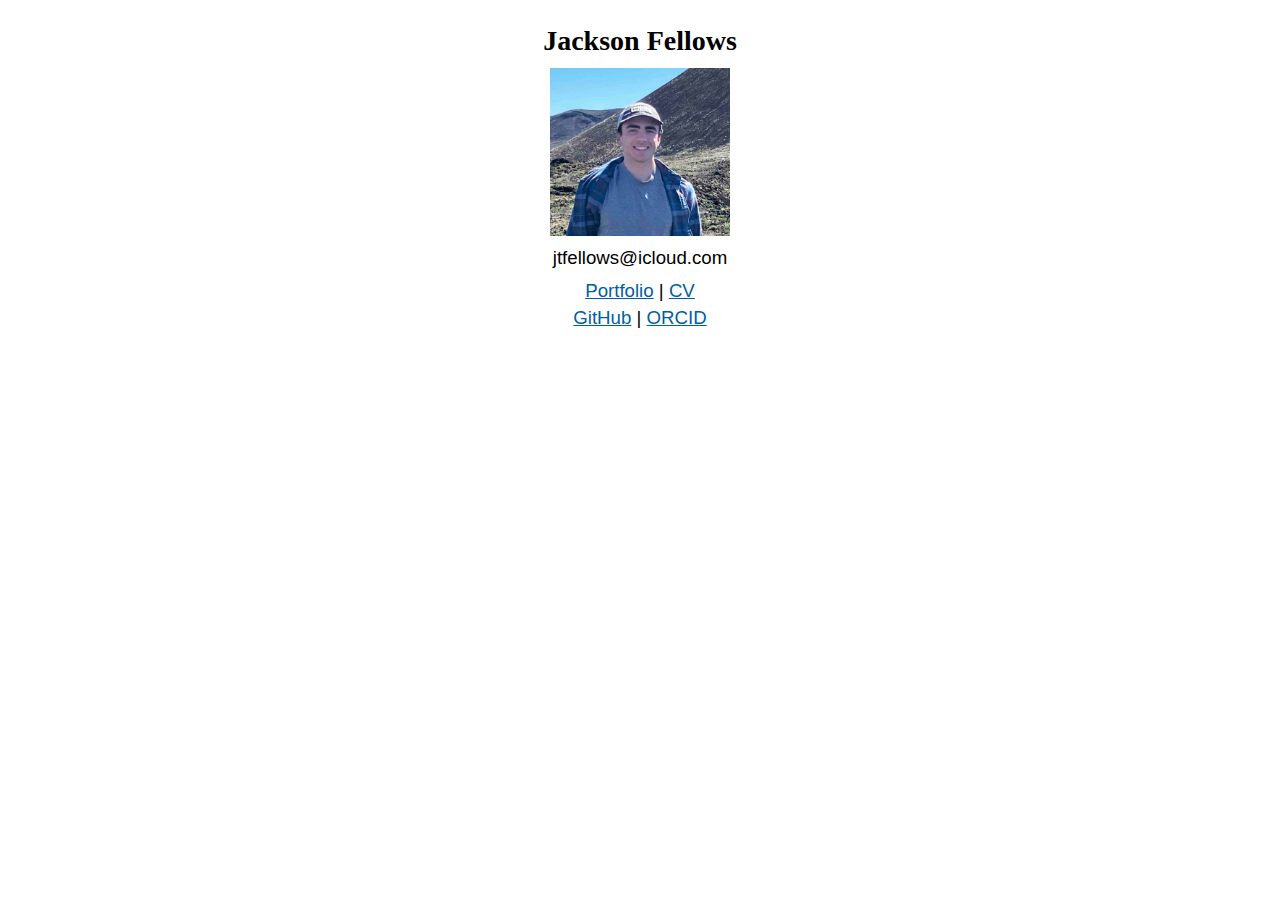
<file: index.html>
<meta charset="UTF-8">
<meta name="viewport" content="width=device-width, initial-scale=1" />

<head>
    <link rel="stylesheet" href="style.css">
    <style>
        #name {
            font-size: 1.5em;
            font-family: "Palatino", serif;
        }

        .item {
            margin: 0.6em;
            margin-block-end: 0.4em;
        }

        .profile-container {
            text-align: center;
            max-width: 300px;
            display: grid;
            grid-template-rows: max-content 1fr;
            height: 100%;
            grid-row-gap: 40px;
        }

        /* GitHub activity section styles */
        .github-logo {
            vertical-align: middle;
            padding: 0 0px 5px 0;
            height: 20px;
            width: 20px;
        }

        .github-updates {
            text-align: left;
            padding: 10px;
            font-size: 12pt;
        }

        .github-updates-header {
            margin: 0 0 7px 0;
            font-style: italic;
        }

        .github-commit-item {
            margin: 0 0 7px 0;
        }

        .github-section {
            border-left: solid 2px black;
            padding-left: 7px;
        }

        .github-commit-link,
        .github-commit-link:visited,
        .github-commit-link:hover,
        .github-commit-link:active,
        .github-commit-link:focus {
            color: black;
            text-decoration: none;
        }

        .github-repo-name {
            font-weight: 600;
        }

        .github-commit-message {
            font-family: ui-monospace, SFMono-Regular, SF Mono, Menlo, Consolas, Liberation Mono, monospace;
            font-size: 90%;
        }

        /* Media query for smaller screens */
        @media (max-width: 440px) {
            .profile-container {
                width: 100vw;
                max-width: none;
            }

            .github-updates {
                padding-left: 0;
                padding-right: 0;
            }
        }

	.bars {
		max-width: 180px;
		margin-left: auto;
		margin-right: auto;
		margin-bottom: 0;
	}

	.bars > a {
		white-space: nowrap;
	}
    </style>
    <title>Jackson Fellows</title>
</head>

<body style="display: flex; justify-content: center;">
    <div id="box" class="profile-container">
        <div>
            <h2 class="item" id="name">Jackson Fellows</h2>
            <img src="head_low.jpg" width="180px">
            <p class="item">jtfellows@icloud.com</p>
	    <p class="item bars"><a href="portfolio.html">Portfolio</a> | <a href="cv.pdf">CV</a></p>
	    <p class="item bars" style="margin-top: 5px"><a href="https://github.com/jacksonfellows">GitHub</a> | <a href="https://orcid.org/0009-0006-1492-7634">ORCID</a></p>
        </div>
    </div>
    <script src="main.js"></script>
</body>
</file>
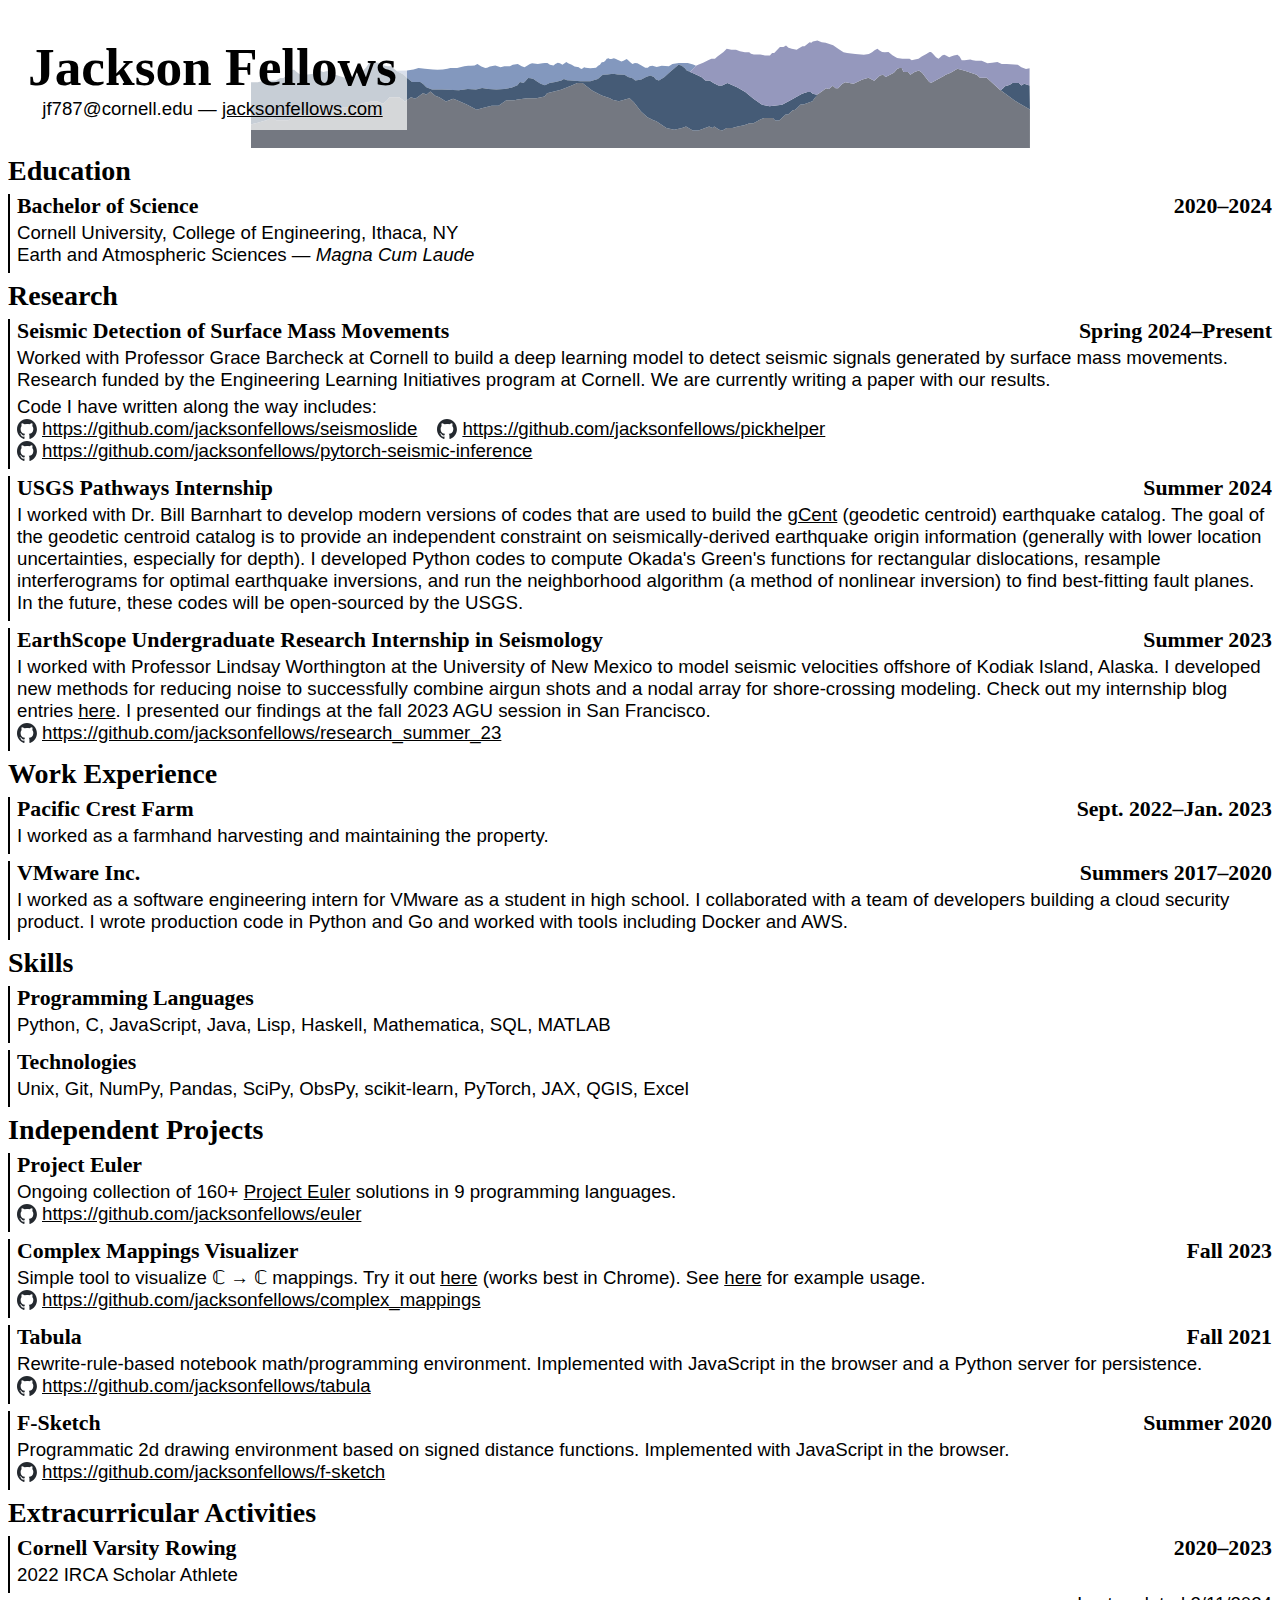
<file: cv.html>
<meta charset="UTF-8">
<head>
  <link rel="stylesheet" href="cv_style.css">
</head>
<body>
  <div class="header">
    <div style="width: fit-content; background-color: rgba(255, 255, 255, 0.7); padding: 10px; margin-left: 10px; height: fit-content; text-align: center;">
      <div class="name">Jackson Fellows</div>
      <div>jf787@cornell.edu &mdash; <a href="http://jacksonfellows.com">jacksonfellows.com</a></div>
    </div>
  </div>
  <h2>Education</h2>
  <div class="section">
    <h3>Bachelor of Science<span style="float: right;">2020&ndash;2024</span></h3>
    Cornell University, College of Engineering, Ithaca, NY
    <br>
    Earth and Atmospheric Sciences &mdash; <i>Magna Cum Laude</i>
  </div>
  <h2>Research</h2>
  <div class="section">
    <h3>Seismic Detection of Surface Mass Movements<span style="float: right;">Spring 2024&ndash;Present</span></h3>
    Worked with Professor Grace Barcheck at Cornell to build a deep learning model to detect seismic signals generated by surface mass movements.
    Research funded by the Engineering Learning Initiatives program at Cornell.
    We are currently writing a paper with our results.
    <div style="margin-top: 5px;">
      Code I have written along the way includes:
      <div style="display: flex; column-gap: 20px; flex-wrap: wrap;">
        <a href="https://github.com/jacksonfellows/seismoslide" style="display: flex; align-items: center;">
          <img src="github_logo.svg" height="20" width="20" style="padding: 0 5 0 0">https://github.com/jacksonfellows/seismoslide
        </a>
        <a href="https://github.com/jacksonfellows/pickhelper" style="display: flex; align-items: center;">
          <img src="github_logo.svg" height="20" width="20" style="padding: 0 5 0 0">https://github.com/jacksonfellows/pickhelper
        </a>
        <a href="https://github.com/jacksonfellows/pytorch-seismic-inference" style="display: flex; align-items: center;">
          <img src="github_logo.svg" height="20" width="20" style="padding: 0 5 0 0">https://github.com/jacksonfellows/pytorch-seismic-inference
        </a>
      </div>
    </div>
  </div>
  <div class="section">
    <h3>USGS Pathways Internship<span style="float: right;">Summer 2024</span></h3>
    I worked with Dr. Bill Barnhart to develop modern versions of codes that are used to build the <a href="https://pubs.geoscienceworld.org/ssa/bssa/article/112/6/2946/617576/The-Geodetic-Centroid-gCent-Catalog-Global">gCent</a> (geodetic centroid) earthquake catalog.
    The goal of the geodetic centroid catalog is to provide an independent constraint on seismically-derived earthquake origin information (generally with lower location uncertainties, especially for depth).
    I developed Python codes to compute Okada's Green's functions for rectangular dislocations, resample interferograms for optimal earthquake inversions, and run the neighborhood algorithm (a method of nonlinear inversion) to find best-fitting fault planes.
    In the future, these codes will be open-sourced by the USGS.
  </div>
  <div class="section">
    <h3>EarthScope Undergraduate Research Internship in Seismology<span style="float: right;">Summer 2023</span></h3>
    I worked with Professor Lindsay Worthington at the University of New Mexico to model seismic velocities offshore of Kodiak Island, Alaska.
    I developed new methods for reducing noise to successfully combine airgun shots and a nodal array for shore-crossing modeling.
    Check out my internship blog entries <a href="https://www.iris.edu/hq/internship/blog/user/597">here</a>.
    I presented our findings at the fall 2023 AGU session in San Francisco.
    <div style="width: max-content;">
      <a href="https://github.com/jacksonfellows/research_summer_23">
        <div style="display:flex; align-items:center;">
          <img src="github_logo.svg" height="20" width="20" style="padding: 0 5 0 0">
          https://github.com/jacksonfellows/research_summer_23
        </div>
      </a>
    </div>
  </div>
  <h2>Work Experience</h2>
  <div class="section">
    <h3>Pacific Crest Farm<span style="float: right;">Sept. 2022&ndash;Jan. 2023</span></h3>
    I worked as a farmhand harvesting and maintaining the property.
  </div>
  <div class="section">
    <h3>VMware Inc.<span style="float: right;">Summers 2017&ndash;2020</span></h3>
    I worked as a software engineering intern for VMware as a student in high school.
    I collaborated with a team of developers building a cloud security product.
    I wrote production code in Python and Go and worked with tools including Docker and AWS.
  </div>
  <h2>Skills</h2>
  <div class="section">
    <h3>Programming Languages</h3>
    Python, C, JavaScript, Java, Lisp, Haskell, Mathematica, SQL, MATLAB
  </div>
  <div class="section">
    <h3>Technologies</h3>
    Unix, Git, NumPy, Pandas, SciPy, ObsPy, scikit-learn, PyTorch, JAX, QGIS, Excel
  </div>
  <h2>Independent Projects</h2>
  <div class="section">
    <h3>Project Euler</h3>
    Ongoing collection of 160+ <a href="https://www.projecteuler.net">Project Euler</a> solutions in 9 programming languages.
    <div style="width: max-content;">
      <a href="https://github.com/jacksonfellows/euler">
        <div style="display:flex; align-items:center;">
          <img src="github_logo.svg" height="20" width="20" style="padding: 0 5 0 0">
          https://github.com/jacksonfellows/euler
        </div>
      </a>
    </div>
  </div>
  <div class="section">
    <h3>Complex Mappings Visualizer<span style="float: right;">Fall 2023</span></h3>
    Simple tool to visualize ℂ → ℂ mappings.
    Try it out <a href="https://jacksonfellows.github.io/complex_mappings/">here</a> (works best in Chrome).
    See <a href="https://twitter.com/stevenstrogatz/status/1700519144444014637?s=20">here</a> for example usage.
    <div style="width: max-content;">
      <a href="https://github.com/jacksonfellows/complex_mappings">
        <div style="display:flex; align-items:center;">
          <img src="github_logo.svg" height="20" width="20" style="padding: 0 5 0 0">
          https://github.com/jacksonfellows/complex_mappings
        </div>
      </a>
    </div>
  </div>
  <div class="section">
    <h3>Tabula<span style="float: right;">Fall 2021</span></h3>
    Rewrite-rule-based notebook math/programming environment.
    Implemented with JavaScript in the browser and a Python server for persistence.
    <div style="width: max-content;">
      <a href="https://github.com/jacksonfellows/tabula">
        <div style="display:flex; align-items:center;">
          <img src="github_logo.svg" height="20" width="20" style="padding: 0 5 0 0">
          https://github.com/jacksonfellows/tabula
        </div>
      </a>
    </div>
  </div>
  <div class="section">
    <h3>F-Sketch<span style="float: right;">Summer 2020</span></h3>
    Programmatic 2d drawing environment based on signed distance functions.
    Implemented with JavaScript in the browser.
    <div style="width: max-content;">
      <a href="https://github.com/jacksonfellows/f-sketch">
        <div style="display:flex; align-items:center;">
          <img src="github_logo.svg" height="20" width="20" style="padding: 0 5 0 0">
          https://github.com/jacksonfellows/f-sketch
        </div>
      </a>
    </div>
  </div>
  <h2>Extracurricular Activities</h2>
  <div class="section">
    <h3>Cornell Varsity Rowing<span style="float: right;">2020&ndash;2023</h3>
    2022 IRCA Scholar Athlete
  </div>
  <span style="float: right">Last updated 2/11/2024</span>
</body>
</file>
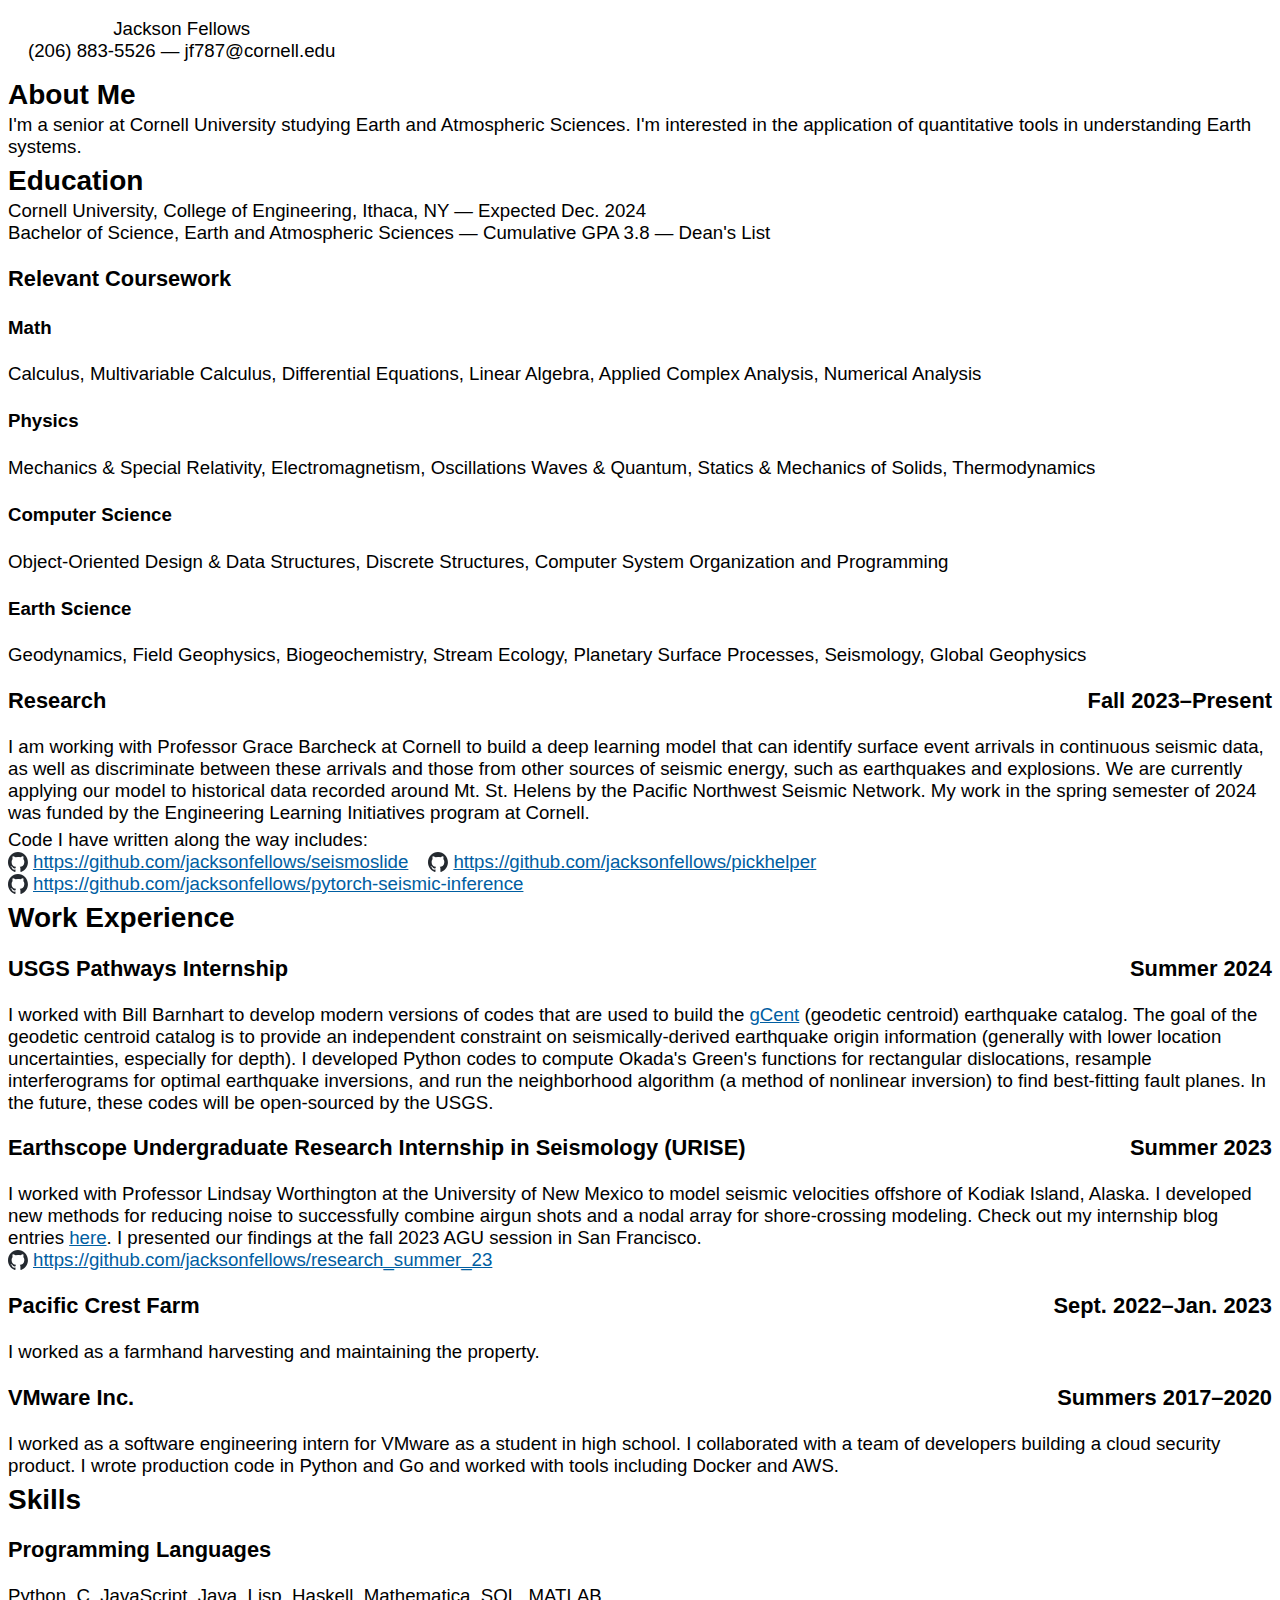
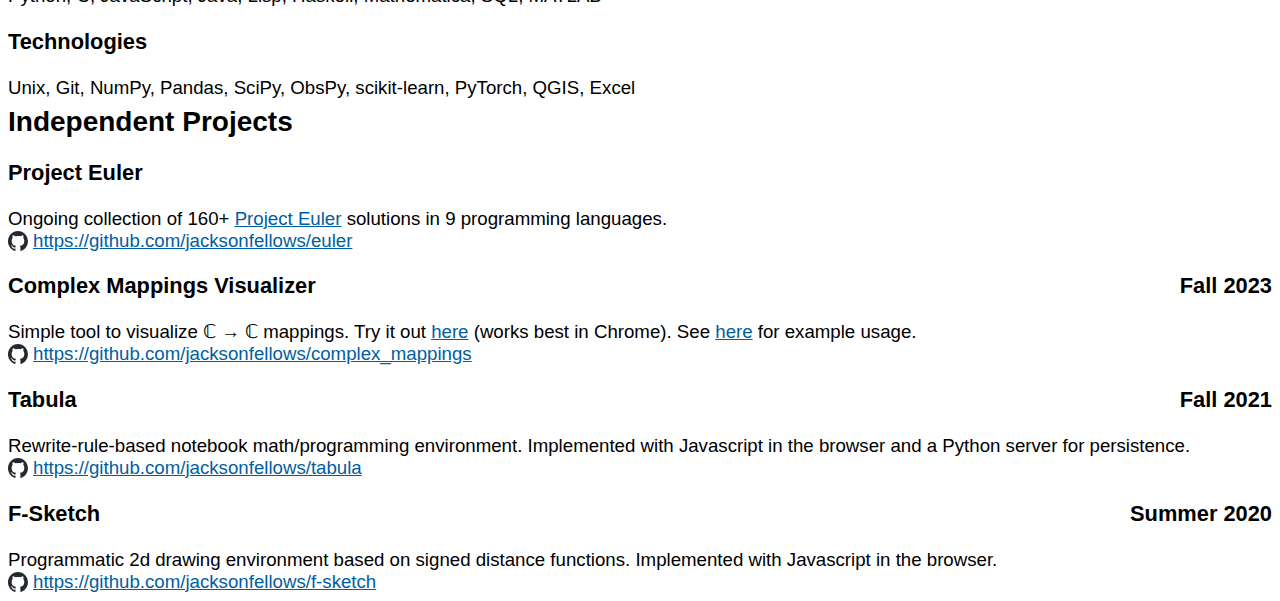
<file: resume.html>
<meta charset="UTF-8">
<head>
  <link rel="stylesheet" href="style.css">
</head>
<body>
  <div class="header">
    <div style="width: fit-content; background-color: rgba(255, 255, 255, 0.7); padding: 10px; margin-left: 10px; height: fit-content; text-align: center;">
      <div class="name">Jackson Fellows</div>
      (206) 883-5526 &mdash; jf787@cornell.edu
    </div>
  </div>
  <h2>About Me</h2>
  <div class="section">
    I'm a senior at Cornell University studying Earth and Atmospheric Sciences.
    I'm interested in the application of quantitative tools in understanding Earth systems.
  </div>
  <h2>Education</h2>
  <div class="section">
    Cornell University, College of Engineering, Ithaca, NY &mdash; Expected Dec. 2024
    <br>
    Bachelor of Science, Earth and Atmospheric Sciences &mdash; Cumulative GPA 3.8 &mdash; Dean's List
  </div>
  <div class="section">
    <h3>Relevant Coursework</h3>
    <div class="course-wrapper">
      <div>
        <h4>Math</h4>
        Calculus, Multivariable Calculus, Differential Equations, Linear Algebra, Applied Complex Analysis, Numerical Analysis
      </div>
      <div>
        <h4>Physics</h4>
        Mechanics & Special Relativity, Electromagnetism, Oscillations Waves & Quantum, Statics & Mechanics of Solids, Thermodynamics
      </div>
      <div>
        <h4>Computer Science</h4>
        Object-Oriented Design & Data Structures, Discrete Structures, Computer System Organization and Programming
      </div>
      <div>
        <h4>Earth Science</h4>
        Geodynamics, Field Geophysics, Biogeochemistry, Stream Ecology, Planetary Surface Processes, Seismology, Global Geophysics
      </div>
    </div>
  </div>
  <div class="section">
    <h3>Research<span style="float: right;">Fall 2023&ndash;Present</span></h3>
    I am working with Professor Grace Barcheck at Cornell to build a deep learning model that can identify surface event arrivals in continuous seismic data, as well as discriminate between these arrivals and those from other sources of seismic energy, such as earthquakes and explosions.
    We are currently applying our model to historical data recorded around Mt. St. Helens by the Pacific Northwest Seismic Network.
    My work in the spring semester of 2024 was funded by the Engineering Learning Initiatives program at Cornell.
    <div style="margin-top: 5px;">
      Code I have written along the way includes:
      <div style="display: flex; column-gap: 20px; flex-wrap: wrap;">
        <a href="https://github.com/jacksonfellows/seismoslide" style="display: flex; align-items: center;">
          <img src="github_logo.svg" height="20" width="20" style="padding: 0 5 0 0">https://github.com/jacksonfellows/seismoslide
        </a>
        <a href="https://github.com/jacksonfellows/pickhelper" style="display: flex; align-items: center;">
          <img src="github_logo.svg" height="20" width="20" style="padding: 0 5 0 0">https://github.com/jacksonfellows/pickhelper
        </a>
        <a href="https://github.com/jacksonfellows/pytorch-seismic-inference" style="display: flex; align-items: center;">
          <img src="github_logo.svg" height="20" width="20" style="padding: 0 5 0 0">https://github.com/jacksonfellows/pytorch-seismic-inference
        </a>
      </div>
    </div>
  </div>
  <h2>Work Experience</h2>
  <div class="section">
    <h3>USGS Pathways Internship<span style="float: right;">Summer 2024</span></h3>
    I worked with Bill Barnhart to develop modern versions of codes that are used to build the <a href="https://pubs.geoscienceworld.org/ssa/bssa/article/112/6/2946/617576/The-Geodetic-Centroid-gCent-Catalog-Global">gCent</a> (geodetic centroid) earthquake catalog.
    The goal of the geodetic centroid catalog is to provide an independent constraint on seismically-derived earthquake origin information (generally with lower location uncertainties, especially for depth).
    I developed Python codes to compute Okada's Green's functions for rectangular dislocations, resample interferograms for optimal earthquake inversions, and run the neighborhood algorithm (a method of nonlinear inversion) to find best-fitting fault planes.
    In the future, these codes will be open-sourced by the USGS.
  </div>
  <div class="section">
    <h3>Earthscope Undergraduate Research Internship in Seismology (URISE)<span style="float: right;">Summer 2023</span></h3>
    I worked with Professor Lindsay Worthington at the University of New Mexico to model seismic velocities offshore of Kodiak Island, Alaska.
    I developed new methods for reducing noise to successfully combine airgun shots and a nodal array for shore-crossing modeling.
    Check out my internship blog entries <a href="https://www.iris.edu/hq/internship/blog/user/597">here</a>.
    I presented our findings at the fall 2023 AGU session in San Francisco.
    <div style="width: max-content;">
      <a href="https://github.com/jacksonfellows/research_summer_23">
        <div style="display:flex; align-items:center;">
          <img src="github_logo.svg" height="20" width="20" style="padding: 0 5 0 0">
          https://github.com/jacksonfellows/research_summer_23
        </div>
      </a>
    </div>
  </div>
  <div class="section">
    <h3>Pacific Crest Farm<span style="float: right;">Sept. 2022&ndash;Jan. 2023</span></h3>
    I worked as a farmhand harvesting and maintaining the property.
  </div>
  <div class="section">
    <h3>VMware Inc.<span style="float: right;">Summers 2017&ndash;2020</span></h3>
    I worked as a software engineering intern for VMware as a student in high school.
    I collaborated with a team of developers building a cloud security product.
    I wrote production code in Python and Go and worked with tools including Docker and AWS.
  </div>
  <h2>Skills</h2>
  <div class="section">
    <h3>Programming Languages</h3>
    Python, C, JavaScript, Java, Lisp, Haskell, Mathematica, SQL, MATLAB
  </div>
  <div class="section">
    <h3>Technologies</h3>
    Unix, Git, NumPy, Pandas, SciPy, ObsPy, scikit-learn, PyTorch, QGIS, Excel
  </div>
  <h2>Independent Projects</h2>
  <div class="section">
    <h3>Project Euler</h3>
    Ongoing collection of 160+ <a href="https://www.projecteuler.net">Project Euler</a> solutions in 9 programming languages.
    <div style="width: max-content;">
      <a href="https://github.com/jacksonfellows/euler">
        <div style="display:flex; align-items:center;">
          <img src="github_logo.svg" height="20" width="20" style="padding: 0 5 0 0">
          https://github.com/jacksonfellows/euler
        </div>
      </a>
    </div>
  </div>
  <div class="section">
    <h3>Complex Mappings Visualizer<span style="float: right;">Fall 2023</span></h3>
    Simple tool to visualize ℂ → ℂ mappings.
    Try it out <a href="https://jacksonfellows.github.io/complex_mappings/">here</a> (works best in Chrome).
    See <a href="https://twitter.com/stevenstrogatz/status/1700519144444014637?s=20">here</a> for example usage.
    <div style="width: max-content;">
      <a href="https://github.com/jacksonfellows/complex_mappings">
        <div style="display:flex; align-items:center;">
          <img src="github_logo.svg" height="20" width="20" style="padding: 0 5 0 0">
          https://github.com/jacksonfellows/complex_mappings
        </div>
      </a>
    </div>
  </div>
  <div class="section">
    <h3>Tabula<span style="float: right;">Fall 2021</span></h3>
    Rewrite-rule-based notebook math/programming environment.
    Implemented with Javascript in the browser and a Python server for persistence.
    <div style="width: max-content;">
      <a href="https://github.com/jacksonfellows/tabula">
        <div style="display:flex; align-items:center;">
          <img src="github_logo.svg" height="20" width="20" style="padding: 0 5 0 0">
          https://github.com/jacksonfellows/tabula
        </div>
      </a>
    </div>
  </div>
  <div class="section">
    <h3>F-Sketch<span style="float: right;">Summer 2020</span></h3>
    Programmatic 2d drawing environment based on signed distance functions.
    Implemented with Javascript in the browser.
    <div style="width: max-content;">
      <a href="https://github.com/jacksonfellows/f-sketch">
        <div style="display:flex; align-items:center;">
          <img src="github_logo.svg" height="20" width="20" style="padding: 0 5 0 0">
          https://github.com/jacksonfellows/f-sketch
        </div>
      </a>
    </div>
  </div>
</body>
</file>
<file: style.css>
/* Common styles for both index and portfolio pages */
body {
    font-family: "Gill Sans", sans-serif;
    font-size: 14pt;
}

a,
a:visited,
a:hover,
a:active,
a:focus {
    color: rgb(0, 94, 162);
    text-decoration: underline;
}

h2 {
    margin-top: 7px;
    margin-bottom: 3px;
}
</file>
<file: cv_style.css>
body {
    font-family: "Gill Sans", sans-serif;
    font-size: 14pt;
}
.name {
    font-size: 40pt;
    font-weight: bold;
}
.name,h2,h3,h4 {
    font-family: "Palatino", serif;
}
h2,h3 {
    margin-top: 7px;
    margin-bottom: 3px;
}
h4 {
    margin-top: 1px;
    margin-left: 1px;
    margin-right: 1px;
    margin-bottom: 3px;
}
a {
    color: black;
}
.header {
    background: url("header_paper_outline.svg") no-repeat scroll center top;
    height: 140px;
    display: flex;
    align-items: center;
}
/* @media print { */
/*     .header { */
/*         background: url("header_short.png") no-repeat scroll center top; */
/*     } */
/* } */
.section {
    border-left: solid 2px black;
    padding-left: 7px;
    padding-bottom: 7px;
}
.course-wrapper {
    display: grid;
    grid-template-columns: repeat(4, 1fr);
    column-gap: 5px;
    text-align: left;
}
/* Printing. */
@page {
    margin: 0.1in;
}
</file>
